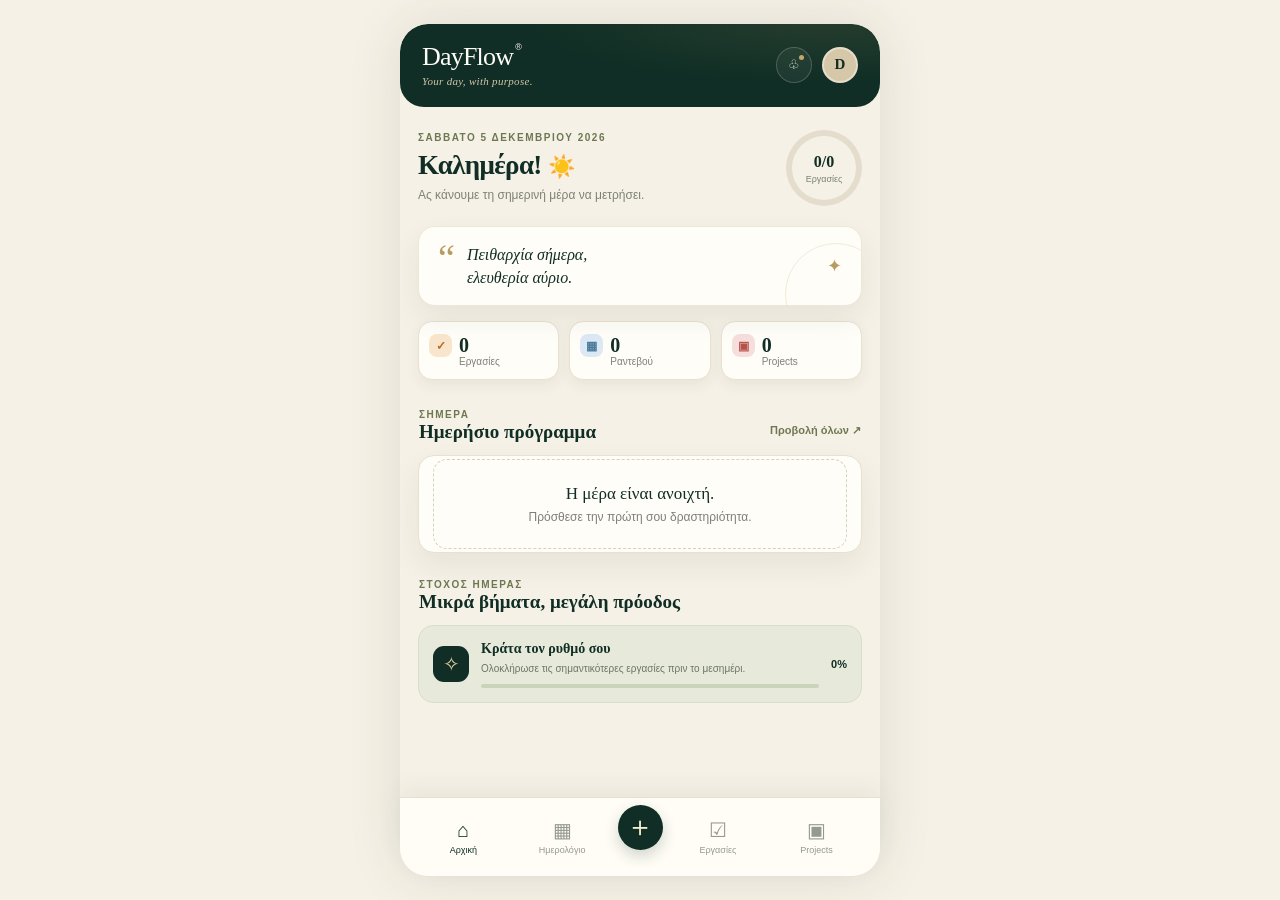
<file: index.html>
<!doctype html>
<html lang="el">
<head>
  <meta charset="utf-8">
  <meta name="viewport" content="width=device-width, initial-scale=1, viewport-fit=cover">
  <meta name="theme-color" content="#102e25">
  <meta name="description" content="DayFlow — προσωπική και επαγγελματική οργάνωση">
  <link rel="manifest" href="manifest.webmanifest">
  <link rel="icon" href="icon.svg" type="image/svg+xml">
  <link rel="stylesheet" href="styles.css">
  <title>DayFlow</title>
</head>
<body>
  <div class="app-shell">
    <header class="topbar">
      <div class="brand-lockup">
        <div class="brand">DayFlow<span>®</span></div>
        <div class="brand-sub">Your day, with purpose.</div>
      </div>
      <div class="top-actions">
        <button class="icon-button" id="notificationsBtn" aria-label="Ειδοποιήσεις">♧<i class="notification-dot"></i></button>
        <button class="avatar" id="profileBtn" aria-label="Προφίλ">D</button>
      </div>
    </header>

    <main id="mainContent">
      <section class="view active" id="view-home">
        <div class="welcome-row">
          <div>
            <p class="eyebrow" id="todayLabel"></p>
            <h1 id="welcomeTitle">Καλημέρα! <span>☀️</span></h1>
            <p class="muted">Ας κάνουμε τη σημερινή μέρα να μετρήσει.</p>
          </div>
          <div class="progress-ring" style="--progress:0%">
            <div><strong id="progressCount">0/0</strong><small>Εργασίες</small></div>
          </div>
        </div>

        <div class="quote-card">
          <span class="quote-mark">“</span>
          <p>Πειθαρχία σήμερα,<br>ελευθερία αύριο.</p>
          <span class="quote-gold">✦</span>
        </div>

        <div class="stat-grid">
          <button class="stat-card" data-goto="tasks"><span class="stat-icon orange">✓</span><strong id="taskStat">0</strong><small>Εργασίες</small></button>
          <button class="stat-card" data-goto="calendar"><span class="stat-icon blue">▦</span><strong id="meetingStat">0</strong><small>Ραντεβού</small></button>
          <button class="stat-card" data-goto="projects"><span class="stat-icon red">▣</span><strong id="projectStat">0</strong><small>Projects</small></button>
        </div>

        <div class="section-heading"><div><span class="section-kicker">Σήμερα</span><h2>Ημερήσιο πρόγραμμα</h2></div><button class="text-button" data-goto="calendar">Προβολή όλων ↗</button></div>
        <div class="timeline-card" id="homeSchedule"></div>
        <div class="section-heading compact"><div><span class="section-kicker">Στόχος ημέρας</span><h2>Μικρά βήματα, μεγάλη πρόοδος</h2></div></div>
        <div class="goal-card"><div class="goal-icon">✧</div><div class="goal-copy"><strong>Κράτα τον ρυθμό σου</strong><p>Ολοκλήρωσε τις σημαντικότερες εργασίες πριν το μεσημέρι.</p><div class="thin-progress"><span id="goalProgress"></span></div></div><span class="goal-percent" id="goalPercent">0%</span></div>
      </section>

      <section class="view" id="view-calendar">
        <div class="page-title-row"><div><p class="eyebrow">Οργάνωσε τον χρόνο σου</p><h1>Ημερολόγιο</h1></div><button class="round-add" data-add="event">＋</button></div>
        <div class="month-head"><button class="plain-icon" id="prevMonth">‹</button><h2 id="monthTitle"></h2><button class="plain-icon" id="nextMonth">›</button></div>
        <div class="weekday-row"><span>Δε</span><span>Τρ</span><span>Τε</span><span>Πε</span><span>Πα</span><span>Σα</span><span>Κυ</span></div>
        <div class="calendar-grid" id="calendarGrid"></div>
        <div class="segmented" id="calendarModes"><button class="selected" data-mode="day">Ημέρα</button><button data-mode="week">Εβδομάδα</button><button data-mode="month">Μήνας</button></div>
        <div class="section-heading"><div><span class="section-kicker" id="selectedDateLabel"></span><h2 id="calendarAgendaTitle">Πρόγραμμα ημέρας</h2></div><button class="text-button" data-add="event">+ Νέο</button></div>
        <div class="agenda-list" id="calendarAgenda"></div>
      </section>

      <section class="view" id="view-tasks">
        <div class="page-title-row"><div><p class="eyebrow">Συγκεντρώσου σε όσα μετρούν</p><h1>Εργασίες</h1></div><button class="round-add" data-add="task">＋</button></div>
        <div class="filter-pills" id="taskFilters"><button class="selected" data-filter="all">Όλες</button><button data-filter="today">Σημερινές</button><button data-filter="progress">Σε εξέλιξη</button><button data-filter="done">Ολοκληρωμένες</button></div>
        <label class="search-box"><span>⌕</span><input id="taskSearch" placeholder="Αναζήτηση εργασιών..."><button id="clearSearch" aria-label="Καθαρισμός">×</button></label>
        <div id="taskList" class="task-groups"></div>
      </section>

      <section class="view" id="view-projects">
        <div class="page-title-row"><div><p class="eyebrow">Από την ιδέα στην υλοποίηση</p><h1>Projects</h1></div><button class="round-add" data-add="project">＋</button></div>
        <div class="filter-pills" id="projectFilters"><button class="selected" data-filter="all">Όλα</button><button data-filter="progress">Σε εξέλιξη</button><button data-filter="done">Ολοκληρωμένα</button></div>
        <div class="project-list" id="projectList"></div>
      </section>

      <section class="view" id="view-settings">
        <div class="page-title-row"><div><p class="eyebrow">Προσαρμοσμένο σε εσένα</p><h1>Ρυθμίσεις</h1></div><div class="settings-seal">✦</div></div>

        <div class="settings-card profile-settings-card">
          <h3>Προσωπικό προφίλ</h3>
          <div class="profile-editor">
            <div class="profile-photo-wrap"><div class="profile-photo-preview" id="profilePhotoPreview">D</div><label class="photo-upload-button" for="profilePhotoInput">＋ Φωτογραφία</label><input id="profilePhotoInput" type="file" accept="image/*" class="visually-hidden"></div>
            <p class="settings-note">Η φωτογραφία και τα στοιχεία προφίλ αποθηκεύονται σε αυτή τη συσκευή.</p>
          </div>
          <form id="profileForm">
            <label class="field-label">Όνομα εμφάνισης<input id="profileName" maxlength="60" placeholder="π.χ. Αλέξανδρος"></label>
            <label class="field-label">Ιδιότητα / Επάγγελμα<input id="profileRole" maxlength="80" placeholder="π.χ. Creative Director"></label>
            <label class="field-label">Email<input id="profileEmail" type="email" maxlength="120" placeholder="name@example.com"></label>
            <label class="field-label">Σύντομη περιγραφή<textarea id="profileBio" rows="2" maxlength="240" placeholder="Λίγα λόγια για εσένα..."></textarea></label>
            <button class="primary-button" type="submit">Αποθήκευση προφίλ <span>↗</span></button>
          </form>
        </div>

        <div class="settings-card"><h3>Εμφάνιση</h3>
          <div class="setting-row"><span>Χρωματική παλέτα</span><span class="swatch" id="themeSwatch"></span><select id="themeSelect"><option value="forest">Cypress &amp; Antique Gold</option><option value="olive">Olive &amp; Linen</option><option value="burgundy">Burgundy &amp; Champagne</option><option value="navy">Midnight Navy</option></select></div>
          <div class="palette-preview-grid" aria-label="Προεπισκόπηση χρωματικών παλετών">
            <button class="palette-chip selected" data-theme="forest" aria-label="Cypress & Antique Gold"><i style="--chip:#102e25"></i><i style="--chip:#b79b61"></i><i style="--chip:#f6f1e6"></i><small>Cypress</small></button>
            <button class="palette-chip" data-theme="olive" aria-label="Olive & Linen"><i style="--chip:#424d2f"></i><i style="--chip:#b7a05e"></i><i style="--chip:#f3efe2"></i><small>Olive</small></button>
            <button class="palette-chip" data-theme="burgundy" aria-label="Burgundy & Champagne"><i style="--chip:#48252e"></i><i style="--chip:#c3a06b"></i><i style="--chip:#f7eee6"></i><small>Burgundy</small></button>
            <button class="palette-chip" data-theme="navy" aria-label="Midnight Navy"><i style="--chip:#172a43"></i><i style="--chip:#b9a77a"></i><i style="--chip:#eef2f5"></i><small>Navy</small></button>
          </div>
          <div class="setting-row"><span>Συμπαγής προβολή</span><label class="switch"><input id="compactToggle" type="checkbox"><span></span></label></div>
        </div>

        <div class="settings-card"><h3>Υπενθυμίσεις</h3><div class="setting-row"><span>Υπενθυμίσεις εργασιών</span><label class="switch"><input type="checkbox" checked><span></span></label></div><div class="setting-row"><span>Υπενθυμίσεις ραντεβού</span><label class="switch"><input type="checkbox" checked><span></span></label></div><div class="setting-row"><span>Ημερήσια σύνοψη</span><label class="switch"><input type="checkbox"><span></span></label></div><p class="settings-note">Οι ειδοποιήσεις συστήματος χρειάζονται άδεια από τη συσκευή και υποστήριξη από τον browser.</p></div>

        <div class="settings-card"><h3>Τα δεδομένα σου</h3><button class="setting-action" id="exportBtn"><span>⇩</span><span><strong>Εξαγωγή δεδομένων</strong><small>Αποθήκευση αντιγράφου JSON</small></span><b>›</b></button><label class="setting-action import-action"><span>⇧</span><span><strong>Εισαγωγή δεδομένων</strong><small>Επαναφορά από αντίγραφο</small></span><b>›</b><input id="importInput" type="file" accept="application/json"></label></div>
        <p class="app-version">DAYFLOW · YOUR DAY, WITH PURPOSE · v0.3</p>
      </section>
    </main>

    <nav class="bottom-nav" aria-label="Κύρια πλοήγηση">
      <button class="nav-item active" data-view="home"><span class="nav-glyph">⌂</span><small>Αρχική</small></button>
      <button class="nav-item" data-view="calendar"><span class="nav-glyph">▦</span><small>Ημερολόγιο</small></button>
      <button class="nav-add" id="quickAdd" aria-label="Προσθήκη">＋</button>
      <button class="nav-item" data-view="tasks"><span class="nav-glyph">☑</span><small>Εργασίες</small></button>
      <button class="nav-item" data-view="projects"><span class="nav-glyph">▣</span><small>Projects</small></button>
    </nav>
  </div>

  <div class="modal-backdrop" id="modalBackdrop">
    <section class="modal-sheet" role="dialog" aria-modal="true" aria-labelledby="modalTitle">
      <div class="sheet-handle"></div>
      <div class="modal-heading"><div><p class="eyebrow" id="modalEyebrow">DAYFLOW · ΝΕΑ ΚΑΤΑΧΩΡΙΣΗ</p><h2 id="modalTitle">Νέα εργασία</h2></div><button class="plain-icon" id="closeModal" aria-label="Κλείσιμο">×</button></div>
      <form id="entryForm">
        <input type="hidden" id="entryType">
        <label class="field-label">Τίτλος<input id="entryTitle" required maxlength="100" placeholder="π.χ. Προετοιμασία παρουσίασης"></label>
        <label class="field-label">Περιγραφή<textarea id="entryDescription" rows="2" placeholder="Πρόσθεσε λεπτομέρειες..."></textarea></label>
        <label class="field-label" id="entryClientWrap">Πελάτης (προαιρετικό)<input id="entryClient" list="clientSuggestions" maxlength="100" placeholder="Γράψε ή επίλεξε πελάτη"><datalist id="clientSuggestions"></datalist></label>
        <div class="field-pair"><label class="field-label">Ημερομηνία<input id="entryDate" type="date" required></label><label class="field-label">Ώρα<input id="entryTime" type="time" value="10:00"></label></div>
        <div class="field-pair"><label class="field-label">Προτεραιότητα<select id="entryPriority"><option value="medium">Μεσαία</option><option value="high">Υψηλή</option><option value="low">Χαμηλή</option></select></label><label class="field-label">Κατηγορία<select id="entryCategory"><option>Εργασία</option><option>Προσωπικά</option><option>Συνάντηση</option><option>Οικονομικά</option><option>Υγεία</option></select></label></div>
        <label class="field-label" id="reminderWrap">Υπενθύμιση<select id="entryReminder"><option value="none">Χωρίς υπενθύμιση</option><option value="10">10 λεπτά πριν</option><option value="30">30 λεπτά πριν</option><option value="60">1 ώρα πριν</option></select></label>
        <button class="primary-button" type="submit" id="saveEntry">Αποθήκευση καταχώρισης <span>↗</span></button>
      </form>
    </section>
  </div>
  <div class="toast" id="toast" role="status"></div>
  <script src="app.js"></script>
</body>
</html>
</file>
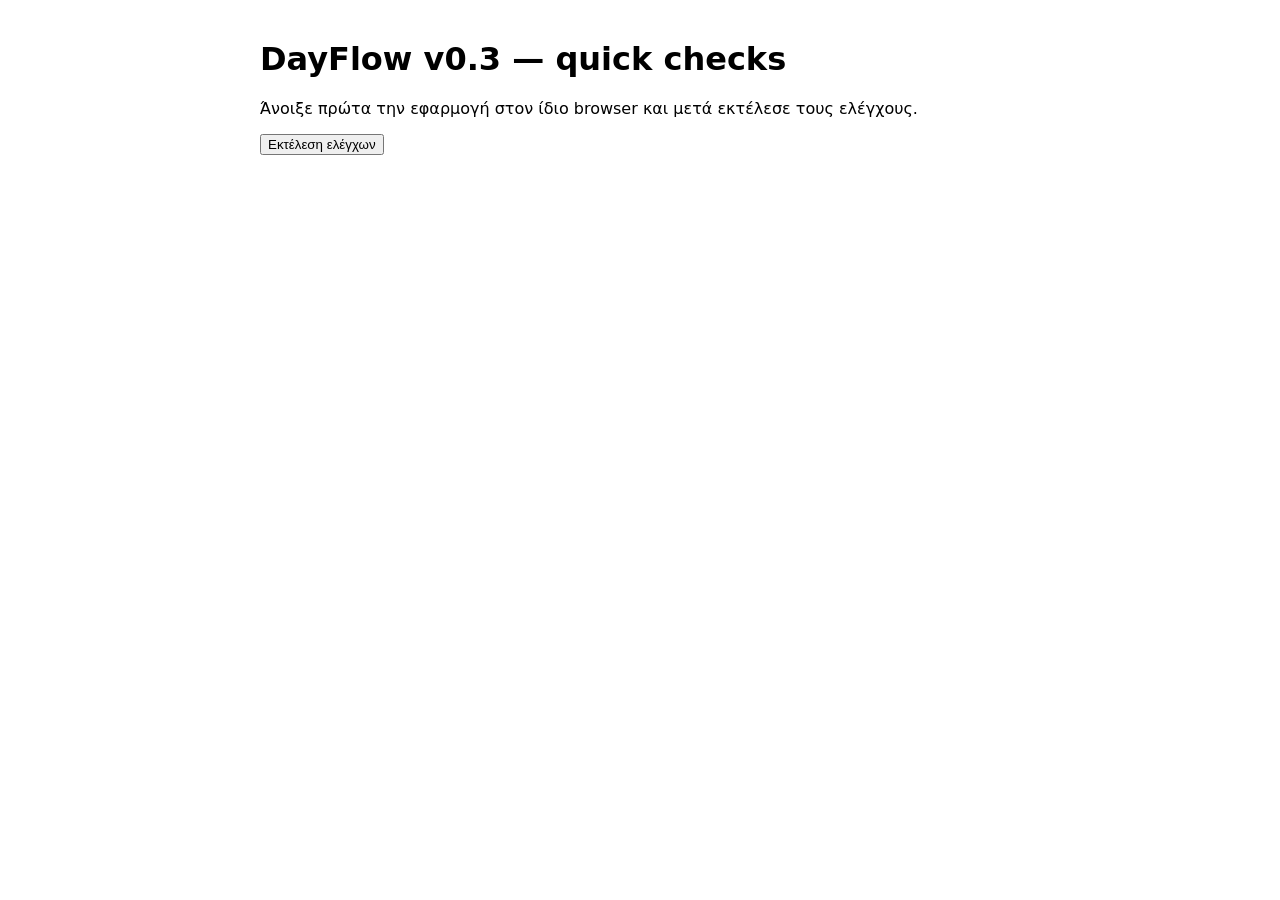
<file: tests.html>
<!doctype html><html lang="el"><meta charset="utf-8"><meta name="viewport" content="width=device-width,initial-scale=1"><title>DayFlow checks</title><body style="font:16px system-ui;max-width:760px;margin:40px auto;padding:0 18px"><h1>DayFlow v0.3 — quick checks</h1><p>Άνοιξε πρώτα την εφαρμογή στον ίδιο browser και μετά εκτέλεσε τους ελέγχους.</p><button id="run">Εκτέλεση ελέγχων</button><pre id="out"></pre><script>document.querySelector('#run').onclick=()=>{const out=document.querySelector('#out');let r=[];try{const d=JSON.parse(localStorage.getItem('dayflow-v2-data'));r.push(['Local data exists',!!d]);r.push(['Tasks array',Array.isArray(d?.tasks)]);r.push(['Events array',Array.isArray(d?.events)]);r.push(['Projects array',Array.isArray(d?.projects)]);r.push(['Profile object',!!d?.profile&&typeof d.profile==='object']);r.push(['Task entries have IDs',d?.tasks.every(x=>!!x.id)]);r.push(['Built-in demo tasks removed',!d?.tasks.some(x=>['Ολοκλήρωση πρότασης Project Apollo','Συνάντηση με ομάδα','Προετοιμασία παρουσίασης','Έλεγχος προσφορών','Απάντηση σε emails','Γυμναστήριο','Αποστολή τελικού brief'].includes(x.title))]);r.push(['Cleanup migration ran',localStorage.getItem('dayflow-v3-cleaned')==='1']);}catch(e){r.push(['Local data readable',false])}out.textContent=r.map(x=>(x[1]?'PASS':'CHECK')+' — '+x[0]).join('\n')+'\n\nThese are smoke checks, not full device QA.'}</script></body></html>
</file>
<file: styles.css>
:root{--forest:#102e25;--forest2:#183e31;--olive:#6d7850;--gold:#b79b61;--cream:#f6f1e6;--paper:#fffdf7;--ink:#202b25;--muted:#7c8177;--line:#e8e0d1;--rose:#f2d6d5;--blue:#d9e8ef;--sage:#dce8d7;--amber:#f5e5bd;--shadow:0 12px 30px rgba(35,45,34,.07)}
*{box-sizing:border-box}html{background:#e8e3d8}body{margin:0;color:var(--ink);font-family:Inter,-apple-system,BlinkMacSystemFont,"Segoe UI",sans-serif;background:var(--cream);font-size:14px;-webkit-font-smoothing:antialiased}.app-shell{max-width:480px;min-height:100dvh;margin:0 auto;background:var(--cream);position:relative;padding-bottom:92px;overflow:hidden;box-shadow:0 0 55px #1d34251c}.topbar{background:var(--forest);color:#fffdf7;padding:18px 22px 20px;display:flex;align-items:center;justify-content:space-between;border-radius:0 0 24px 24px;position:relative}.topbar:after{content:"";position:absolute;inset:0;opacity:.12;background:radial-gradient(ellipse at 90% 0%,#b8a36c 0,transparent 50%);pointer-events:none}.brand{font-family:Georgia,serif;font-size:26px;letter-spacing:-.8px}.brand span{font:9px sans-serif;vertical-align:top;margin-left:2px}.brand-sub{font:italic 11px Georgia,serif;color:#d0c7a9;margin-top:3px;letter-spacing:.3px}.top-actions{display:flex;gap:10px;align-items:center;z-index:1}.icon-button,.avatar{width:36px;height:36px;border-radius:50%;display:grid;place-items:center;border:1px solid #ffffff30;background:#ffffff0d;color:#f6f1e6;position:relative}.notification-dot{position:absolute;right:7px;top:7px;width:5px;height:5px;background:#c4a76a;border-radius:50%}.avatar{background:#d6c7a8;color:var(--forest);font-family:Georgia,serif;font-weight:bold;border:2px solid #ffffff65}main{padding:23px 18px 28px}.view{display:none;animation:fade .22s ease}.view.active{display:block}@keyframes fade{from{opacity:.4;transform:translateY(4px)}to{opacity:1;transform:none}}h1,h2,h3,p{margin-top:0}h1{font:600 27px Georgia,serif;letter-spacing:-.65px;margin-bottom:5px;color:var(--forest)}h1 span{font-family:sans-serif;font-size:22px}.eyebrow,.section-kicker{font-size:10px;text-transform:uppercase;letter-spacing:1.5px;color:var(--olive);font-weight:700;margin:0 0 7px}.muted{font-size:12px;color:var(--muted);margin:0;line-height:1.5}.welcome-row{display:flex;justify-content:space-between;align-items:center;gap:12px}.progress-ring{width:76px;height:76px;flex:none;border-radius:50%;display:grid;place-items:center;background:conic-gradient(var(--gold) var(--progress),#e4ddcd 0);position:relative}.progress-ring:before{content:"";position:absolute;inset:6px;background:var(--cream);border-radius:50%}.progress-ring div{position:relative;text-align:center;display:flex;flex-direction:column;gap:3px}.progress-ring strong{font:600 16px Georgia,serif;color:var(--forest)}.progress-ring small{font-size:9px;color:var(--muted)}.quote-card{margin:20px 0 15px;background:var(--paper);border:1px solid #eee6d7;border-radius:17px;padding:16px 19px;display:flex;align-items:center;gap:12px;box-shadow:var(--shadow);position:relative;overflow:hidden}.quote-card:after{content:"";position:absolute;right:-26px;bottom:-40px;width:100px;height:100px;border:1px solid #c8b27c40;border-radius:50%}.quote-mark{font:38px Georgia,serif;color:var(--gold);align-self:flex-start;line-height:.8}.quote-card p{font:italic 16px Georgia,serif;color:var(--forest);line-height:1.45;margin:0}.quote-gold{margin-left:auto;color:var(--gold);font-size:18px}.stat-grid{display:grid;grid-template-columns:repeat(3,1fr);gap:10px}.stat-card{background:var(--paper);border:1px solid var(--line);border-radius:14px;padding:12px 10px;text-align:left;display:grid;grid-template-columns:24px 1fr;column-gap:6px;align-items:center;color:var(--ink);box-shadow:0 5px 14px #172e2010}.stat-icon{width:23px;height:23px;display:grid;place-items:center;border-radius:8px;font-weight:bold;font-size:12px}.orange{background:#f9e5cb;color:#b46c28}.blue{background:#dce8f3;color:#4b7b9b}.red{background:#f6dedd;color:#b5524b}.stat-card strong{font:600 20px Georgia,serif;color:var(--forest)}.stat-card small{grid-column:2;font-size:10px;color:var(--muted);margin-top:-1px}.section-heading{display:flex;align-items:end;justify-content:space-between;margin:25px 1px 12px;gap:8px}.section-heading h2{font:600 19px Georgia,serif;color:var(--forest);margin:0}.section-heading .section-kicker{margin-bottom:5px}.text-button{border:0;background:transparent;color:var(--olive);font-size:11px;font-weight:700;padding:6px 0;white-space:nowrap}.timeline-card{background:var(--paper);border:1px solid var(--line);border-radius:16px;padding:3px 14px;box-shadow:var(--shadow)}.timeline-row{display:grid;grid-template-columns:43px 3px 1fr 22px;gap:10px;align-items:center;padding:13px 0;border-bottom:1px solid #eee8dc}.timeline-row:last-child{border-bottom:0}.time{font-size:10px;color:var(--muted);font-variant-numeric:tabular-nums}.timeline-line{height:38px;border-radius:5px;background:var(--olive)}.timeline-row:nth-child(2) .timeline-line{background:#c69b4c}.timeline-row:nth-child(3) .timeline-line{background:#7197b2}.timeline-row:nth-child(4) .timeline-line{background:#bb7a79}.timeline-title{font-size:12px;font-weight:650;line-height:1.4}.timeline-sub{font-size:10px;color:var(--muted);margin-top:3px}.timeline-symbol{color:var(--olive);font-size:15px;text-align:center}.compact{margin-top:22px}.goal-card{display:flex;align-items:center;gap:12px;background:#e7eadb;border:1px solid #d8dfc7;border-radius:15px;padding:14px}.goal-icon{width:36px;height:36px;display:grid;place-items:center;background:var(--forest);color:#e2d1a0;border-radius:11px;font-size:20px;flex:none}.goal-copy{flex:1;min-width:0}.goal-copy strong{font:600 14px Georgia,serif;color:var(--forest)}.goal-copy p{font-size:10px;color:#6c7563;margin:5px 0 8px;line-height:1.4}.thin-progress{height:4px;background:#cbd3bb;border-radius:4px;overflow:hidden}.thin-progress span{display:block;width:50%;height:100%;background:var(--forest);border-radius:4px}.goal-percent{font-size:11px;color:var(--forest);font-weight:700}.page-title-row{display:flex;justify-content:space-between;align-items:center;margin-bottom:20px}.page-title-row h1{margin:0}.round-add{width:38px;height:38px;border:0;background:var(--forest);color:#fff8e9;border-radius:50%;font-size:24px;box-shadow:0 5px 12px #102e2524}.month-head{display:flex;align-items:center;justify-content:space-between;margin:8px 0 17px}.month-head h2{font:600 18px Georgia,serif;color:var(--forest);margin:0}.plain-icon{border:0;background:transparent;color:var(--forest);font-size:27px;width:34px;height:34px}.weekday-row,.calendar-grid{display:grid;grid-template-columns:repeat(7,1fr);gap:5px}.weekday-row{font-size:10px;color:var(--muted);text-align:center;margin-bottom:9px}.calendar-day{min-height:42px;border:0;background:transparent;border-radius:12px;color:var(--ink);font-size:12px;position:relative}.calendar-day.muted-day{color:#c2bdb1}.calendar-day.selected{background:var(--forest);color:#fff8e9;box-shadow:0 4px 10px #102e2528}.calendar-day.today:not(.selected){border:1px solid var(--gold)}.calendar-day.has-events:after{content:"";width:4px;height:4px;background:var(--gold);border-radius:50%;position:absolute;bottom:4px;left:calc(50% - 2px)}.calendar-day.selected:after{background:#e3ce93}.segmented{display:flex;gap:4px;background:#eae4d7;padding:4px;border-radius:12px;margin:18px 0 22px}.segmented button{flex:1;border:0;background:transparent;padding:9px 3px;border-radius:9px;color:var(--muted);font-size:11px}.segmented button.selected{background:var(--forest);color:#fff8e9;box-shadow:0 3px 8px #102e251f}.agenda-list{display:grid;gap:9px}.agenda-item{display:grid;grid-template-columns:46px 4px 1fr auto;gap:10px;align-items:center;background:var(--paper);border:1px solid var(--line);border-radius:13px;padding:12px}.agenda-time{font-size:10px;color:var(--muted)}.agenda-bar{height:42px;border-radius:5px;background:#d9e8ef}.agenda-item:nth-child(3n+2) .agenda-bar{background:#dce8d7}.agenda-item:nth-child(3n) .agenda-bar{background:#f4dfb4}.agenda-title{font-size:12px;font-weight:700}.agenda-sub{font-size:10px;color:var(--muted);margin-top:4px}.agenda-tag{font-size:9px;color:var(--olive);background:#e8eddf;border-radius:7px;padding:5px 6px}.filter-pills{display:flex;gap:6px;overflow-x:auto;padding:1px 0 13px;scrollbar-width:none}.filter-pills button{white-space:nowrap;border:1px solid #e4dccd;border-radius:18px;padding:8px 12px;background:#fffaf0;color:var(--muted);font-size:10px}.filter-pills button.selected{background:var(--forest);border-color:var(--forest);color:#fff8e9}.search-box{display:flex;align-items:center;gap:9px;background:var(--paper);border:1px solid var(--line);border-radius:12px;padding:0 12px;height:43px;margin:4px 0 18px;color:var(--muted)}.search-box span{font-size:21px}.search-box input{border:0;outline:0;background:transparent;min-width:0;flex:1;font:inherit;font-size:12px;color:var(--ink)}.search-box button{border:0;background:transparent;color:var(--muted);font-size:18px}.task-groups{display:grid;gap:18px}.task-group-title{display:flex;align-items:center;gap:8px;font-size:12px;font-weight:750;margin:0 0 8px}.group-dot{width:20px;height:20px;border-radius:7px;display:grid;place-items:center;font-size:11px}.task-card{display:grid;grid-template-columns:22px 1fr 24px;gap:10px;align-items:center;padding:13px 10px;background:var(--paper);border:1px solid var(--line);border-radius:13px;margin-bottom:8px}.check-button{width:19px;height:19px;border:1.5px solid #a6a18f;border-radius:50%;background:transparent;color:white;display:grid;place-items:center;padding:0}.task-card.done .check-button{background:var(--forest);border-color:var(--forest)}.task-card.done .task-name{text-decoration:line-through;color:#99998d}.task-name{font-size:12px;font-weight:700;line-height:1.4}.task-meta{display:flex;gap:7px;align-items:center;flex-wrap:wrap;font-size:10px;color:var(--muted);margin-top:5px}.priority{font-size:9px;font-weight:700;border-radius:6px;padding:4px 6px}.priority.high{color:#a84b45;background:#f8dfda}.priority.medium{color:#94651e;background:#f6e8c9}.priority.low{color:#527b58;background:#e0ebdc}.more-button{border:0;background:transparent;color:#9c9b8f;font-size:18px}.client-list,.project-list{display:grid;gap:10px}.client-card{display:flex;gap:12px;align-items:center;background:var(--paper);border:1px solid var(--line);border-radius:15px;padding:14px}.client-monogram{width:43px;height:43px;border-radius:13px;background:var(--forest);color:#f4e9ce;display:grid;place-items:center;font:20px Georgia,serif;flex:none}.client-info{min-width:0;flex:1}.client-info strong,.project-top strong{display:block;font:600 14px Georgia,serif;color:var(--forest)}.client-info small{display:block;font-size:10px;color:var(--muted);margin-top:5px}.status-pill{font-size:9px;padding:5px 7px;border-radius:7px;background:#dfeadd;color:#456c4a;white-space:nowrap}.status-pill.prospect{background:#f6e7c6;color:#93651d}.project-card{background:var(--paper);border:1px solid var(--line);border-radius:15px;padding:15px}.project-top{display:flex;gap:11px;align-items:center}.project-icon{width:40px;height:40px;border-radius:12px;background:#e1e7d6;color:var(--forest);display:grid;place-items:center;font-size:18px}.project-top>div:nth-child(2){flex:1}.project-top small{display:block;color:var(--muted);font-size:10px;margin-top:5px}.project-count{font-size:10px;color:var(--olive)}.project-progress-meta{display:flex;justify-content:space-between;margin:14px 0 6px;font-size:10px;color:var(--muted)}.project-progress{height:6px;background:#ece6d9;border-radius:6px;overflow:hidden}.project-progress span{display:block;height:100%;background:var(--forest);border-radius:6px}.settings-seal{width:40px;height:40px;border-radius:50%;display:grid;place-items:center;background:#e6e8d8;color:var(--olive);font-size:20px}.settings-card{background:var(--paper);border:1px solid var(--line);border-radius:15px;padding:15px;margin-bottom:13px}.settings-card h3{font:600 17px Georgia,serif;color:var(--forest);margin:0 0 9px}.setting-row{min-height:49px;border-top:1px solid #eee8dc;display:flex;align-items:center;gap:9px;font-size:12px}.setting-row>span:first-child{flex:1}.setting-row select{border:0;background:transparent;color:var(--muted);font:inherit;max-width:120px}.swatch{width:13px;height:13px;border-radius:50%;background:var(--forest);border:2px solid #d7d2c2}.switch{position:relative;width:36px;height:20px;flex:none}.switch input{opacity:0;width:0;height:0}.switch span{position:absolute;inset:0;background:#d7d4c9;border-radius:20px;transition:.2s}.switch span:before{content:"";position:absolute;width:14px;height:14px;left:3px;top:3px;background:white;border-radius:50%;transition:.2s;box-shadow:0 1px 3px #0002}.switch input:checked+span{background:var(--forest)}.switch input:checked+span:before{transform:translateX(16px)}.setting-action{display:flex;align-items:center;gap:12px;width:100%;border:0;border-top:1px solid #eee8dc;background:transparent;text-align:left;padding:12px 0;color:var(--ink)}.setting-action>span:first-child{width:30px;height:30px;border-radius:9px;background:#e9ecdf;color:var(--forest);display:grid;place-items:center;font-size:16px}.setting-action>span:nth-child(2){flex:1}.setting-action strong{display:block;font-size:12px}.setting-action small{display:block;color:var(--muted);font-size:10px;margin-top:4px}.setting-action b{font-size:20px;color:#aaa494;font-weight:400}.setting-action.danger>span:first-child{background:#f7e2df;color:#aa4e48}.import-action{position:relative;cursor:pointer}.import-action input{position:absolute;inset:0;opacity:0;width:100%;cursor:pointer}.settings-note{font-size:10px;line-height:1.5;color:var(--muted);margin:7px 0 0}.app-version{text-align:center;color:#a39e90;font-size:9px;letter-spacing:1.4px;margin:23px 0 0}.bottom-nav{position:fixed;z-index:10;bottom:0;left:50%;transform:translateX(-50%);width:min(480px,100%);height:79px;padding:9px 14px calc(9px + env(safe-area-inset-bottom));display:flex;justify-content:space-between;align-items:center;background:#fffdf7f2;backdrop-filter:blur(18px);border-top:1px solid #e7e0d2;box-shadow:0 -8px 25px #203b2910}.nav-item{flex:1;display:flex;flex-direction:column;align-items:center;gap:4px;border:0;background:transparent;color:#96998e;padding:3px 0}.nav-glyph{font-size:20px;line-height:22px}.nav-item small{font-size:9px}.nav-item.active{color:var(--forest)}.nav-item.active .nav-glyph{color:var(--forest)}.nav-add{width:45px;height:45px;border-radius:50%;border:0;background:var(--forest);color:#f7edcf;font-size:28px;box-shadow:0 6px 15px #102e2533;flex:none;margin:-20px 6px 0}.modal-backdrop{position:fixed;z-index:30;inset:0;background:#101e18a8;display:none;align-items:flex-end;justify-content:center}.modal-backdrop.open{display:flex}.modal-sheet{width:min(480px,100%);max-height:92dvh;overflow:auto;background:var(--cream);border-radius:24px 24px 0 0;padding:10px 20px calc(22px + env(safe-area-inset-bottom));box-shadow:0 -15px 50px #0002;animation:sheetUp .22s ease}@keyframes sheetUp{from{transform:translateY(40px);opacity:.6}to{transform:none;opacity:1}}.sheet-handle{height:4px;width:38px;background:#d5cdbd;border-radius:4px;margin:0 auto 20px}.modal-heading{display:flex;justify-content:space-between;align-items:center;margin-bottom:20px}.modal-heading h2{font:600 25px Georgia,serif;color:var(--forest);margin:0}.modal-heading .eyebrow{font-size:9px}.field-label{display:block;font-size:11px;font-weight:700;color:#5c665a;margin-bottom:14px}.field-label input,.field-label textarea,.field-label select{display:block;width:100%;margin-top:7px;background:var(--paper);border:1px solid #e4dccd;border-radius:10px;padding:12px 11px;color:var(--ink);font:12px inherit;font-size:12px;outline:none}.field-label input:focus,.field-label textarea:focus,.field-label select:focus{border-color:var(--olive);box-shadow:0 0 0 3px #6d78501b}.field-label textarea{resize:vertical}.field-pair{display:grid;grid-template-columns:1fr 1fr;gap:10px}.primary-button{width:100%;border:0;border-radius:12px;background:var(--forest);color:#fff8e9;padding:15px;font-size:13px;font-weight:700;display:flex;justify-content:space-between;align-items:center;margin-top:6px}.toast{position:fixed;z-index:50;bottom:95px;left:50%;transform:translate(-50%,20px);background:var(--forest);color:#fff8e9;padding:12px 17px;border-radius:12px;box-shadow:var(--shadow);font-size:12px;opacity:0;pointer-events:none;transition:.2s;max-width:90%;text-align:center}.toast.show{opacity:1;transform:translate(-50%,0)}.empty-state{background:var(--paper);border:1px dashed #d8d0bf;border-radius:14px;padding:24px 15px;text-align:center;color:var(--muted);font-size:12px}.empty-state strong{display:block;color:var(--forest);font:17px Georgia,serif;margin-bottom:6px}.compact-mode .timeline-row,.compact-mode .task-card{padding-top:8px;padding-bottom:8px}.theme-olive{--forest:#424d2f;--forest2:#596640;--olive:#78845a;--gold:#b7a05e}.theme-burgundy{--forest:#432329;--forest2:#60313a;--olive:#8d6062;--gold:#c0a16a}
@media(min-width:700px){body{padding:24px 0}.app-shell{border-radius:28px;min-height:calc(100dvh - 48px)}.topbar{border-radius:28px 28px 24px 24px}.bottom-nav{bottom:24px;border-radius:0 0 28px 28px}.modal-backdrop{align-items:center}.modal-sheet{border-radius:24px;max-height:88dvh}.sheet-handle{display:none}}
@media(max-width:360px){main{padding:20px 13px}.topbar{padding-left:17px;padding-right:17px}.stat-grid{gap:7px}.stat-card{padding:10px 7px}.stat-card strong{font-size:18px}.welcome-row h1{font-size:24px}.progress-ring{width:68px;height:68px}}

/* DayFlow v0.3 — profile, palette selector and theme variants */
[hidden]{display:none!important}
.avatar{overflow:hidden;padding:0;font-size:15px}.avatar img{display:block;width:100%;height:100%;object-fit:cover;border-radius:50%}
.profile-editor{display:flex;align-items:center;gap:13px;margin:4px 0 16px}.profile-photo-wrap{display:grid;justify-items:center;gap:7px;flex:none}.profile-photo-preview{width:76px;height:76px;border-radius:50%;background:var(--forest);color:#f4e9ce;border:3px solid var(--gold);display:grid;place-items:center;font:27px Georgia,serif;overflow:hidden}.profile-photo-preview img{width:100%;height:100%;object-fit:cover}.photo-upload-button{display:inline-flex;align-items:center;justify-content:center;padding:7px 10px;border-radius:16px;background:var(--forest);color:#fff8e9;font-size:10px;font-weight:700;white-space:nowrap;cursor:pointer}.visually-hidden{position:absolute!important;width:1px!important;height:1px!important;padding:0!important;margin:-1px!important;overflow:hidden!important;clip:rect(0,0,0,0)!important;white-space:nowrap!important;border:0!important}
.profile-settings-card form .field-label{margin-bottom:11px}.profile-settings-card form .primary-button{margin-top:2px}.profile-settings-card .settings-note{max-width:230px;line-height:1.5}
.palette-preview-grid{display:grid;grid-template-columns:repeat(4,minmax(0,1fr));gap:7px;padding:9px 0 13px}.palette-chip{min-width:0;border:1px solid var(--line);border-radius:12px;background:var(--cream);padding:8px 5px 7px;display:flex;align-items:center;justify-content:center;gap:3px;flex-wrap:wrap;color:var(--muted)}.palette-chip i{width:13px;height:13px;border-radius:50%;display:block;background:var(--chip);border:1px solid #00000012}.palette-chip small{display:block;width:100%;font-size:8px;margin-top:3px;white-space:nowrap}.palette-chip.selected{outline:2px solid var(--gold);border-color:var(--gold);background:var(--paper)}
.theme-olive{--forest:#424d2f;--forest2:#596640;--olive:#78845a;--gold:#b7a05e;--cream:#f3efe2;--paper:#fffdf5;--ink:#293024;--muted:#7e8272;--line:#e2ddcf}
.theme-burgundy{--forest:#48252e;--forest2:#653640;--olive:#91636a;--gold:#c3a06b;--cream:#f7eee6;--paper:#fffaf5;--ink:#32272a;--muted:#877a79;--line:#e9ddd5}
.theme-navy{--forest:#172a43;--forest2:#243c5b;--olive:#647b91;--gold:#b9a77a;--cream:#eef2f5;--paper:#fbfcfd;--ink:#202b38;--muted:#75808a;--line:#dce3e9}
.theme-olive .goal-card{background:#e5e9da;border-color:#d8dfc7}.theme-burgundy .goal-card{background:#f0e2df;border-color:#e7d1cf}.theme-navy .goal-card{background:#e1e9ef;border-color:#d1dde7}
.theme-olive .goal-copy p,.theme-burgundy .goal-copy p,.theme-navy .goal-copy p{color:var(--muted)}
.theme-olive .thin-progress{background:#cbd3bb}.theme-burgundy .thin-progress{background:#e1ccca}.theme-navy .thin-progress{background:#cbd8e2}
.theme-olive .agenda-tag,.theme-burgundy .agenda-tag,.theme-navy .agenda-tag{background:color-mix(in srgb,var(--olive) 15%,white);color:var(--forest)}
.theme-burgundy .stat-icon.red{background:#f0dedd}.theme-navy .stat-icon.blue{background:#dce8f3}
</file>
